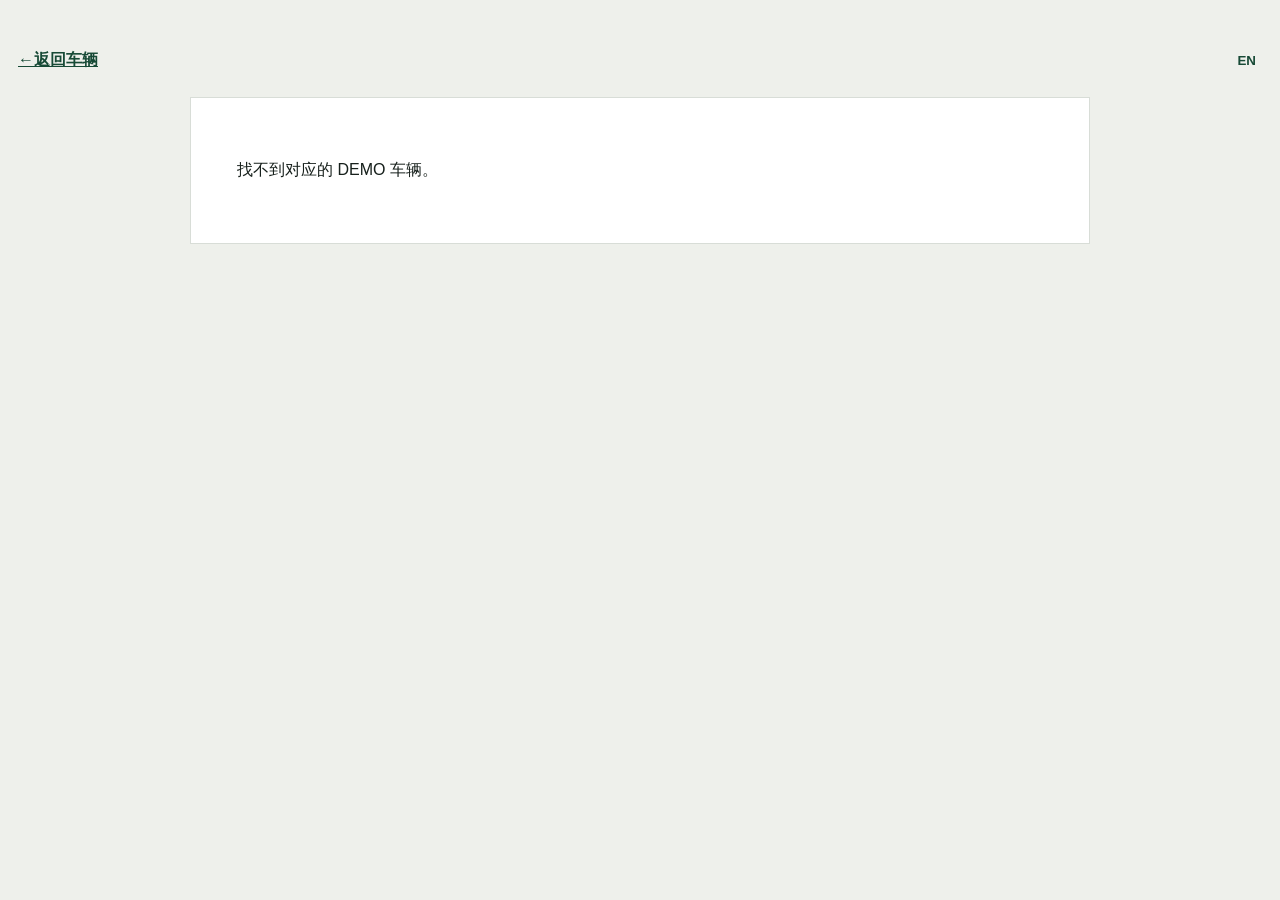
<file: inspection-report.html>
<!doctype html>
<html lang="zh">
<head>
  <meta charset="utf-8">
  <meta name="viewport" content="width=device-width,initial-scale=1">
  <meta name="robots" content="noindex">
  <title>CarDisplay.my｜DEMO 验车报告</title>
  <link rel="icon" type="image/png" href="assets/favicon.png">
  <style>
    :root{font-family:Inter,"Noto Sans SC","Segoe UI",Arial,sans-serif;color:#17201c;background:#eef0eb}*{box-sizing:border-box}body{margin:0;padding:38px 18px}.report{max-width:900px;margin:auto;background:#fff;padding:46px;border:1px solid #d8ddd7}.report header{display:flex;justify-content:space-between;gap:25px;border-bottom:3px solid #17201c;padding-bottom:24px}.eyebrow{margin:0;color:#174a36;font-size:10px;font-weight:800;letter-spacing:2px}.report h1{font-family:Georgia,"Noto Serif SC",serif;font-size:34px;margin:8px 0}.report-meta{font-size:11px;color:#69736e}.score{width:100px;height:100px;border-radius:50%;background:#d9ff58;display:grid;place-content:center;text-align:center;font-size:28px;font-weight:800;flex:0 0 100px}.score small{font-size:10px}.summary{display:grid;grid-template-columns:repeat(4,1fr);gap:12px;margin:30px 0}.summary div,.check{background:#f4f3ee;padding:16px}.summary small,.check small{display:block;color:#69736e;margin-bottom:5px}.checks{display:grid;grid-template-columns:1fr 1fr;gap:12px}.ok{color:#174a36}.note{margin-top:25px;padding:18px;border-left:4px solid #d9ff58;background:#fafbf6;line-height:1.6}.report-actions{display:flex;justify-content:space-between;align-items:center;margin-bottom:15px}.report-actions a,.report-actions button{min-height:44px;display:inline-flex;align-items:center;border:0;background:transparent;color:#174a36;font-weight:750;cursor:pointer}@media(max-width:600px){body{padding:16px 10px}.report{padding:24px 17px}.summary,.checks{grid-template-columns:1fr 1fr}.report h1{font-size:25px}.score{width:76px;height:76px;flex-basis:76px;font-size:23px}.summary div,.check{padding:12px;font-size:12px}}
  </style>
</head>
<body>
  <div class="report-actions"><a href="index.html">← <span id="backLabel">返回车辆</span></a><button id="reportLang" type="button">EN</button></div>
  <main class="report" id="report"></main>
  <script src="data.js?v=20260811-1"></script>
  <script src="inspection-report.js?v=20260811-1"></script>
</body>
</html>
</file>
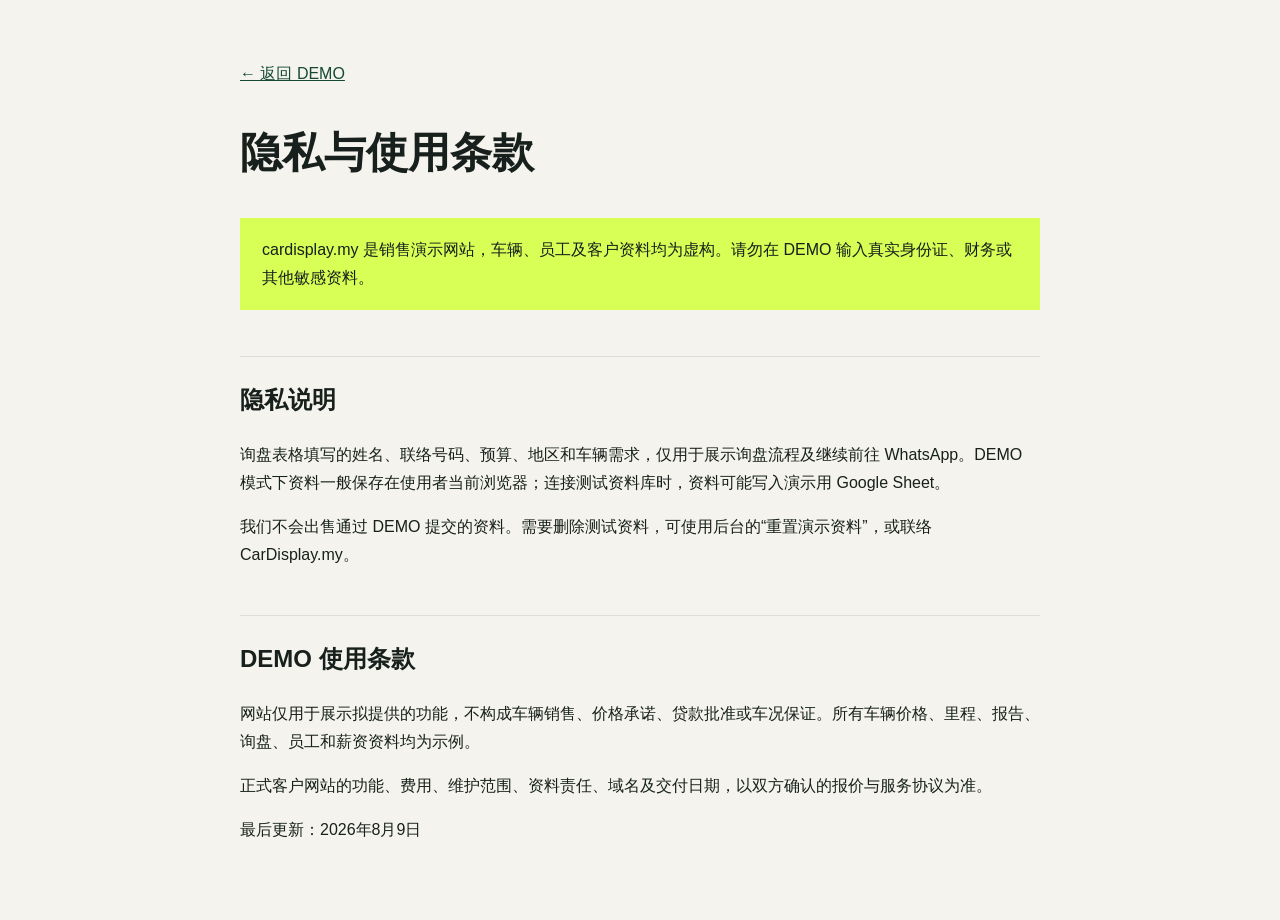
<file: legal.html>
<!doctype html><html lang="zh"><head><meta charset="utf-8"><meta name="viewport" content="width=device-width,initial-scale=1"><title>CarDisplay.my｜隐私与使用条款</title><style>body{margin:0;background:#f5f3ed;color:#17201c;font:16px/1.75 Arial,"Noto Sans SC",sans-serif}main{max-width:800px;margin:auto;padding:60px 22px}a{color:#174a36}h1{font-size:42px}h2{margin-top:46px;padding-top:22px;border-top:1px solid #dcded8}.notice{background:#d7ff55;padding:18px 22px}</style></head><body><main><a href="index.html">← 返回 DEMO</a><h1>隐私与使用条款</h1><p class="notice">cardisplay.my 是销售演示网站，车辆、员工及客户资料均为虚构。请勿在 DEMO 输入真实身份证、财务或其他敏感资料。</p><section id="privacy"><h2>隐私说明</h2><p>询盘表格填写的姓名、联络号码、预算、地区和车辆需求，仅用于展示询盘流程及继续前往 WhatsApp。DEMO 模式下资料一般保存在使用者当前浏览器；连接测试资料库时，资料可能写入演示用 Google Sheet。</p><p>我们不会出售通过 DEMO 提交的资料。需要删除测试资料，可使用后台的“重置演示资料”，或联络 CarDisplay.my。</p></section><section id="terms"><h2>DEMO 使用条款</h2><p>网站仅用于展示拟提供的功能，不构成车辆销售、价格承诺、贷款批准或车况保证。所有车辆价格、里程、报告、询盘、员工和薪资资料均为示例。</p><p>正式客户网站的功能、费用、维护范围、资料责任、域名及交付日期，以双方确认的报价与服务协议为准。</p></section><p>最后更新：2026年8月9日</p></main></body></html>
</file>
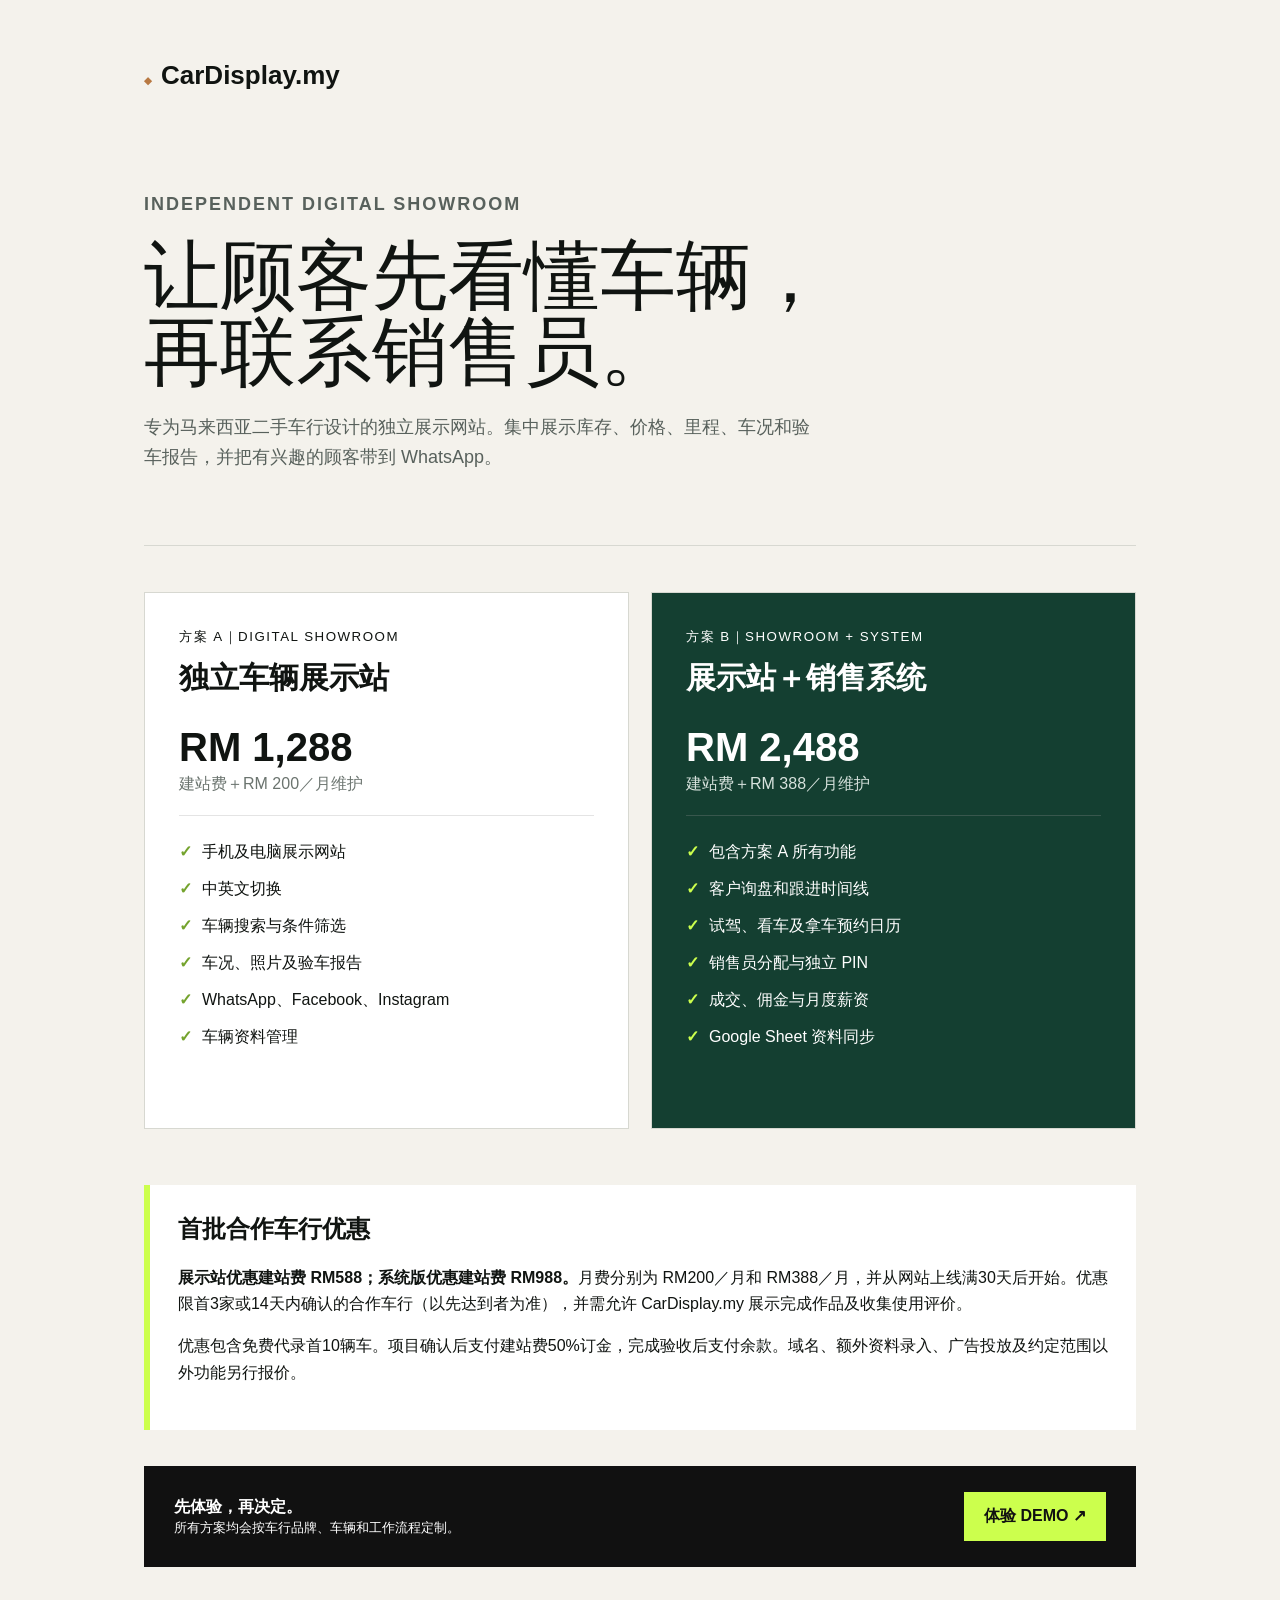
<file: quotation.html>
<!doctype html>
<html lang="zh">
<head>
  <meta charset="utf-8">
  <meta name="viewport" content="width=device-width,initial-scale=1">
  <title>CarDisplay.my｜车行网站方案</title>
  <style>
    :root{--ink:#101411;--green:#143f31;--lime:#ccff4d;--paper:#f4f2ec;--line:#d7d8d1}
    *{box-sizing:border-box}body{margin:0;background:var(--paper);color:var(--ink);font-family:Arial,"Noto Sans SC",sans-serif}
    main{max-width:1040px;margin:auto;padding:60px 24px}.brand{font-size:26px;font-weight:800}.brand:before{content:"◆";font-size:10px;color:#b87942;margin-right:9px}
    .hero{padding:80px 0 54px;border-bottom:1px solid var(--line)}.eyebrow{font-size:12px;letter-spacing:2px;color:var(--green);font-weight:800}
    .hero h1{font-family:Georgia,serif;font-size:clamp(42px,7vw,76px);font-weight:500;line-height:1;margin:16px 0 22px;max-width:850px}.hero p{font-size:18px;line-height:1.7;max-width:680px;color:#58615c}
    .plans{display:grid;grid-template-columns:1fr 1fr;gap:22px;padding:46px 0}.plan{background:#fff;border:1px solid var(--line);padding:34px}.plan.featured{background:var(--green);color:white}
    .plan small{letter-spacing:1.5px}.plan h2{font-size:30px;margin:12px 0}.price{font-size:40px;font-weight:800;margin:26px 0 4px}.monthly{color:#6b746f}.featured .monthly{color:#d7e2dd}
    .plan ul{list-style:none;padding:18px 0;margin:20px 0;border-top:1px solid #9994}.plan li{padding:8px 0}.plan li:before{content:"✓";color:#74a32d;font-weight:bold;margin-right:10px}.featured li:before{color:var(--lime)}
    .terms{background:#fff;border-left:6px solid var(--lime);padding:28px;margin-top:10px}.terms h2{margin-top:0}.terms p{line-height:1.65}
    .cta{margin-top:36px;background:#111;color:white;padding:26px 30px;display:flex;justify-content:space-between;align-items:center;gap:20px}.cta a{background:var(--lime);color:#111;padding:14px 20px;text-decoration:none;font-weight:800}
    @media(max-width:700px){main{padding:34px 18px}.hero{padding:48px 0}.plans{grid-template-columns:1fr}.cta{align-items:flex-start;flex-direction:column}}
    @media print{body{background:#fff}.cta{display:none}main{padding:20px}.plans{break-inside:avoid}}
  </style>
</head>
<body>
  <main>
    <div class="brand">CarDisplay.my</div>
    <section class="hero">
      <p class="eyebrow">INDEPENDENT DIGITAL SHOWROOM</p>
      <h1>让顾客先看懂车辆，<br>再联系销售员。</h1>
      <p>专为马来西亚二手车行设计的独立展示网站。集中展示库存、价格、里程、车况和验车报告，并把有兴趣的顾客带到 WhatsApp。</p>
    </section>
    <section class="plans">
      <article class="plan">
        <small>方案 A｜DIGITAL SHOWROOM</small><h2>独立车辆展示站</h2>
        <div class="price">RM 1,288</div><div class="monthly">建站费＋RM 200／月维护</div>
        <ul><li>手机及电脑展示网站</li><li>中英文切换</li><li>车辆搜索与条件筛选</li><li>车况、照片及验车报告</li><li>WhatsApp、Facebook、Instagram</li><li>车辆资料管理</li></ul>
      </article>
      <article class="plan featured">
        <small>方案 B｜SHOWROOM + SYSTEM</small><h2>展示站＋销售系统</h2>
        <div class="price">RM 2,488</div><div class="monthly">建站费＋RM 388／月维护</div>
        <ul><li>包含方案 A 所有功能</li><li>客户询盘和跟进时间线</li><li>试驾、看车及拿车预约日历</li><li>销售员分配与独立 PIN</li><li>成交、佣金与月度薪资</li><li>Google Sheet 资料同步</li></ul>
      </article>
    </section>
    <section class="terms">
      <h2>首批合作车行优惠</h2>
      <p><strong>展示站优惠建站费 RM588；系统版优惠建站费 RM988。</strong>月费分别为 RM200／月和 RM388／月，并从网站上线满30天后开始。优惠限首3家或14天内确认的合作车行（以先达到者为准），并需允许 CarDisplay.my 展示完成作品及收集使用评价。</p>
      <p>优惠包含免费代录首10辆车。项目确认后支付建站费50%订金，完成验收后支付余款。域名、额外资料录入、广告投放及约定范围以外功能另行报价。</p>
    </section>
    <div class="cta"><div><strong>先体验，再决定。</strong><br><small>所有方案均会按车行品牌、车辆和工作流程定制。</small></div><a href="https://cardisplay.my">体验 DEMO ↗</a></div>
  </main>
</body>
</html>
</file>
